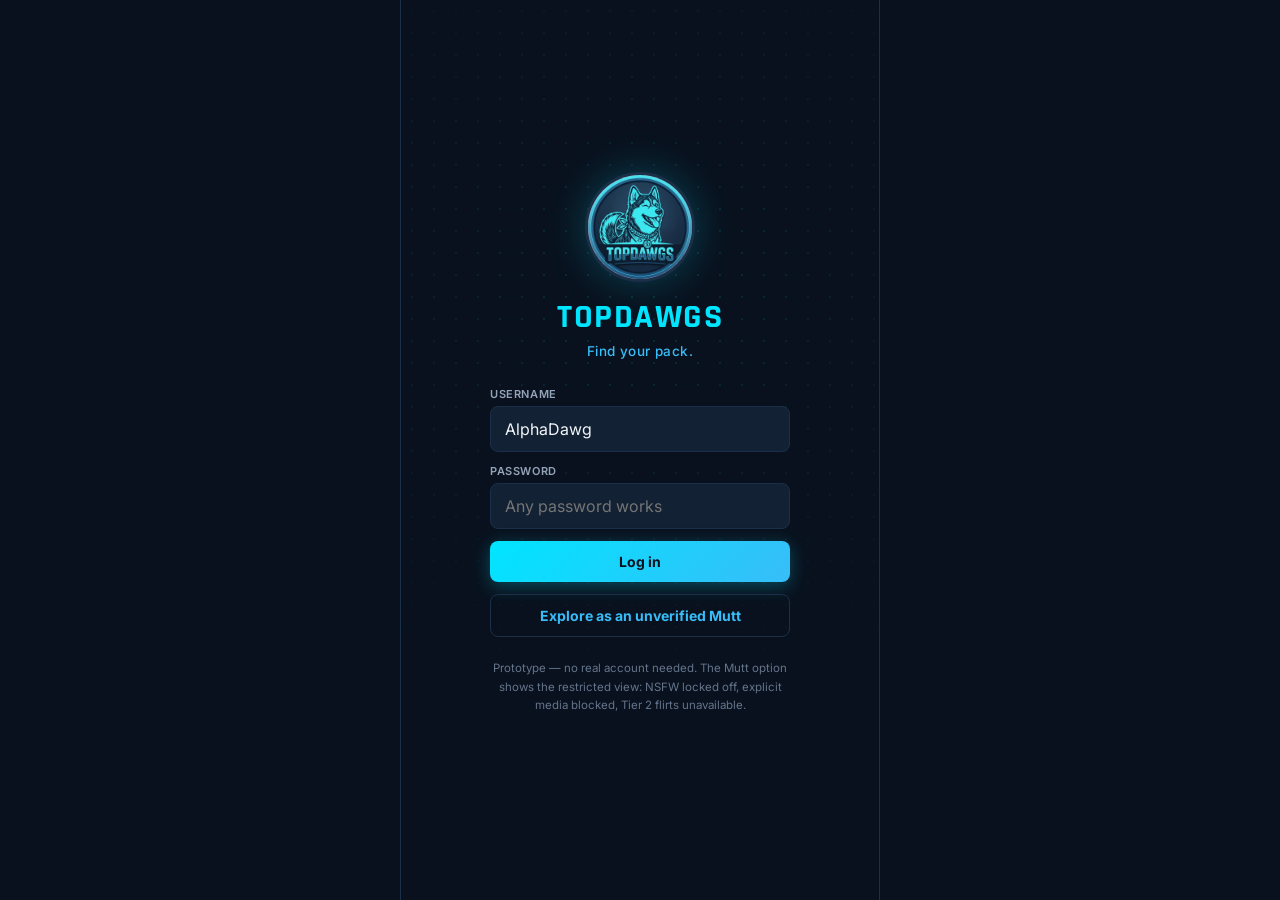
<file: index.html>
<!DOCTYPE html>
<html lang="en">
<head>
<meta charset="UTF-8">
<meta name="viewport" content="width=device-width, initial-scale=1, viewport-fit=cover, maximum-scale=5">
<title>TopDawgs</title>
<meta name="description" content="TopDawgs — find your pack.">

<meta name="theme-color" content="#09111E">
<meta name="color-scheme" content="dark">
<meta name="mobile-web-app-capable" content="yes">
<meta name="apple-mobile-web-app-capable" content="yes">
<meta name="apple-mobile-web-app-status-bar-style" content="black-translucent">
<meta name="apple-mobile-web-app-title" content="TopDawgs">

<link rel="manifest" href="manifest.json">
<link rel="icon" href="assets/icons/favicon-32.png" sizes="32x32">
<link rel="apple-touch-icon" href="assets/icons/apple-touch-icon.png">

<link rel="preconnect" href="https://fonts.googleapis.com">
<link rel="preconnect" href="https://fonts.gstatic.com" crossorigin>
<link rel="stylesheet" href="https://fonts.googleapis.com/css2?family=Rajdhani:wght@500;600;700&family=Inter:wght@400;500;600;700&display=swap">
<link rel="stylesheet" href="css/style.css">
</head>
<body>

<div id="app-root">

  <!-- Shown only if scripts fail, so a crash is never a blank screen. -->
  <div id="boot-error" class="boot-error hidden">
    <h2>TopDawgs couldn't start</h2>
    <p id="boot-error-msg">Something went wrong loading the app.</p>
    <button class="btn btn-primary" onclick="location.reload()">Reload</button>
  </div>

  <noscript>
    <div class="boot-error"><h2>JavaScript is off</h2><p>TopDawgs needs JavaScript to run. Turn it on and reload.</p></div>
  </noscript>

  <!-- ===================== LOGIN ===================== -->
  <div id="login-screen" class="login-screen hidden">
    <div class="login-logo"><img src="assets/logo.webp" alt="" width="104" height="104"></div>
    <h1 class="login-title">TopDawgs</h1>
    <p class="login-tag">Find your pack.</p>

    <div class="login-form">
      <div class="field">
        <label for="login-username">Username</label>
        <input id="login-username" type="text" value="AlphaDawg" autocomplete="username" autocapitalize="none" spellcheck="false">
      </div>
      <div class="field">
        <label for="login-password">Password</label>
        <input id="login-password" type="password" placeholder="Any password works" autocomplete="current-password">
      </div>
      <button class="btn btn-primary btn-block" onclick="doLogin(false)">Log in</button>
      <button class="btn btn-ghost btn-block" onclick="doLogin(true)">Explore as an unverified Mutt</button>
    </div>

    <p class="login-hint">Prototype — no real account needed. The Mutt option shows the restricted view: NSFW locked off, explicit media blocked, Tier&nbsp;2 flirts unavailable.</p>
    <p class="login-install" id="install-hint"></p>
  </div>

  <!-- ===================== APP ===================== -->
  <div id="app-shell" class="app-shell hidden">
    <header id="app-header" class="app-header"></header>
    <main id="app-main" class="app-main"></main>
    <nav id="bottom-nav" class="bottom-nav" aria-label="Sections"></nav>
  </div>

  <div id="toast" role="status" aria-live="polite"></div>
</div>

<script>
  // Catch any load-time failure and surface it instead of a blank page.
  window.addEventListener('error', function (e) {
    var box = document.getElementById('boot-error');
    var shell = document.getElementById('app-shell');
    if (!box || (shell && !shell.classList.contains('hidden'))) return;
    document.getElementById('boot-error-msg').textContent =
      (e.message || 'Unknown error') + (e.filename ? ' — ' + e.filename.split('/').pop() : '');
    box.classList.remove('hidden');
  });
</script>
<script src="js/data.js"></script>
<script src="js/icons.js"></script>
<script src="js/social.js"></script>
<script src="js/app.js"></script>
<script>
  if ('serviceWorker' in navigator) {
    window.addEventListener('load', function () {
      navigator.serviceWorker.register('sw.js').catch(function () { /* offline support is optional */ });
    });
  }
</script>
</body>
</html>
</file>
<file: css/style.css>
/* ============================================================
   TOPDAWGS — STYLESHEET
   Canonical palette (fixed by spec):
     Canvas Dark       #09111E
     Surface Dark      #122133
     Surface Secondary #1B2F48
     Primary Accent    #00E5FF  Electric Cyan
     Secondary Accent  #38BDF8  Sky Blue

   Mobile note: heights use dvh with a vh fallback. Nesting 100vh
   inside 100vh pushed the bottom nav under the mobile browser
   toolbar in the previous build; the shell is now a single
   fixed-height flex column with only the main region scrolling.
   ============================================================ */

:root{
  --canvas:#09111E;
  --surface:#122133;
  --surface-2:#1B2F48;
  --cyan:#00E5FF;
  --sky:#38BDF8;
  --red:#ef4444;
  --red-text:#f87171;
  --amber:#f59e0b;
  --amber-text:#fbbf24;
  --green:#10b981;
  --green-text:#34d399;
  --purple:#a855f7;
  --purple-text:#c084fc;
  --text:#f1f5f9;
  --text-dim:#94a3b8;
  --text-faint:#64748b;

  --font-display:'Rajdhani','Inter',system-ui,sans-serif;
  --font-body:'Inter',system-ui,-apple-system,'Segoe UI',Roboto,sans-serif;

  --r-sm:8px; --r-md:14px; --r-lg:20px;
  --safe-top:env(safe-area-inset-top,0px);
  --safe-bottom:env(safe-area-inset-bottom,0px);
}

*,*::before,*::after{ box-sizing:border-box; }

html,body{
  height:100%;
  margin:0;
  overscroll-behavior:none;
}
body{
  font-family:var(--font-body);
  background:var(--canvas);
  color:var(--text);
  -webkit-font-smoothing:antialiased;
  -webkit-text-size-adjust:100%;
}

h1,h2,h3,h4{ font-family:var(--font-display); margin:0; letter-spacing:.2px; }
p{ margin:0; }
button{ font-family:inherit; color:inherit; }
input,textarea{ font-family:inherit; font-size:16px; } /* 16px stops iOS zoom-on-focus */
::selection{ background:rgba(0,229,255,.3); }

.icon{ display:inline-flex; width:20px; height:20px; flex:none; }
.icon svg{ width:100%; height:100%; display:block; }

.hidden{ display:none !important; }

/* ---------------- App frame ----------------
   One fixed-height column. Only .app-main scrolls. */
#app-root{
  position:relative;
  width:100%;
  max-width:480px;
  margin:0 auto;
  height:100vh;
  height:100dvh;
  display:flex;
  flex-direction:column;
  overflow:hidden;
  background:var(--canvas);
}
@media (min-width:520px){
  #app-root{ border-left:1px solid var(--surface-2); border-right:1px solid var(--surface-2); }
}
.app-shell{
  flex:1;
  min-height:0;
  display:flex;
  flex-direction:column;
  position:relative;
  overflow:hidden;
}

/* ---------------- Boot error ---------------- */
.boot-error{
  margin:auto; padding:28px 24px; text-align:center; max-width:340px;
}
.boot-error h2{ color:var(--cyan); font-size:20px; margin-bottom:8px; }
.boot-error p{ color:var(--text-dim); font-size:13.5px; line-height:1.6; margin-bottom:16px; word-break:break-word; }

/* ---------------- Login ---------------- */
.login-screen{
  flex:1; min-height:0; overflow-y:auto; -webkit-overflow-scrolling:touch;
  display:flex; flex-direction:column; align-items:center; justify-content:center;
  text-align:center; position:relative;
  padding:calc(28px + var(--safe-top)) 26px calc(28px + var(--safe-bottom));
}
.login-screen::before{
  content:''; position:absolute; inset:0; pointer-events:none;
  background-image:radial-gradient(rgba(0,229,255,.13) 1px, transparent 1px);
  background-size:22px 22px;
  -webkit-mask-image:radial-gradient(circle at 50% 32%, #000, transparent 70%);
  mask-image:radial-gradient(circle at 50% 32%, #000, transparent 70%);
}
.login-logo{ width:104px; height:104px; border-radius:50%; margin-bottom:16px; position:relative;
  box-shadow:0 0 0 3px var(--surface-2), 0 0 44px rgba(0,229,255,.28); }
.login-logo img{ width:100%; height:100%; border-radius:50%; display:block; }
.login-title{ font-size:34px; font-weight:700; color:var(--cyan); letter-spacing:1.5px; text-transform:uppercase; }
.login-tag{ color:var(--sky); font-size:13.5px; margin-top:4px; font-weight:500; letter-spacing:.4px; }
.login-form{ width:100%; max-width:300px; margin-top:28px; display:flex; flex-direction:column; gap:12px; position:relative; }
.login-hint{ margin-top:22px; font-size:11.5px; color:var(--text-faint); max-width:300px; line-height:1.6; }
.login-install{ margin-top:10px; font-size:11.5px; color:var(--sky); max-width:300px; line-height:1.6; }

.field{ text-align:left; }
.field label{ display:block; font-size:11px; font-weight:600; color:var(--text-dim);
  text-transform:uppercase; letter-spacing:.6px; margin-bottom:5px; }
.field input{
  width:100%; background:var(--surface); border:1px solid var(--surface-2); border-radius:var(--r-sm);
  padding:12px 14px; color:var(--text); outline:none; transition:border-color .15s, box-shadow .15s;
}
.field input:focus{ border-color:var(--cyan); box-shadow:0 0 0 3px rgba(0,229,255,.15); }

/* ---------------- Buttons ---------------- */
.btn{
  border:none; border-radius:var(--r-sm); padding:12px 18px; font-weight:700; font-size:14px;
  cursor:pointer; display:inline-flex; align-items:center; justify-content:center; gap:8px;
  transition:transform .12s, box-shadow .12s, opacity .12s;
  -webkit-tap-highlight-color:transparent;
}
.btn:active{ transform:scale(.97); }
.btn .icon{ width:17px; height:17px; }
.btn-primary{ background:linear-gradient(135deg,var(--cyan),var(--sky)); color:var(--canvas); box-shadow:0 4px 18px rgba(0,229,255,.28); }
.btn-ghost{ background:transparent; color:var(--sky); border:1px solid var(--surface-2); }
.btn-danger{ background:rgba(239,68,68,.15); color:var(--red-text); border:1px solid rgba(239,68,68,.4); }
.btn-amber{ background:var(--amber); color:var(--canvas); }
.btn-block{ width:100%; }
.btn-sm{ padding:8px 13px; font-size:12.5px; }
.btn:disabled{ opacity:.45; cursor:not-allowed; }

/* ---------------- Header ---------------- */
.app-header{
  flex:none;
  display:flex; align-items:center; justify-content:space-between; gap:8px;
  padding:calc(10px + var(--safe-top)) 12px 10px;
  background:var(--surface);
  border-bottom:1px solid var(--surface-2);
  position:relative; z-index:40;
}
.header-left,.header-right{ display:flex; align-items:center; gap:8px; min-width:0; }
.avatar-btn{
  width:34px; height:34px; border-radius:50%; border:none; padding:2px; flex:none; cursor:pointer;
  background:conic-gradient(from 200deg,var(--red),var(--amber),var(--green-text),var(--purple));
  display:flex; align-items:center; justify-content:center;
}
.avatar-btn .avatar-inner{
  width:100%; height:100%; border-radius:50%; background:var(--surface);
  display:flex; align-items:center; justify-content:center; color:var(--cyan);
}
.avatar-btn .avatar-inner .icon{ width:17px; height:17px; }
.header-icon-btn{
  background:none; border:none; color:var(--sky); cursor:pointer; position:relative;
  padding:7px; border-radius:9px; display:flex; -webkit-tap-highlight-color:transparent;
}
.header-icon-btn:hover{ color:var(--cyan); background:rgba(0,229,255,.08); }
.header-icon-btn .icon{ width:21px; height:21px; }
.plus-btn{
  width:28px; height:28px; border-radius:50%; background:var(--cyan); color:var(--canvas);
  border:none; display:flex; align-items:center; justify-content:center; cursor:pointer; flex:none;
}
.plus-btn .icon{ width:16px; height:16px; }

.pill{
  display:inline-flex; align-items:center; gap:6px; max-width:46vw;
  background:rgba(0,229,255,.1); color:var(--cyan); border:1px solid rgba(0,229,255,.3);
  border-radius:999px; padding:7px 12px; font-size:12.5px; font-weight:700;
  cursor:pointer; white-space:nowrap; user-select:none; overflow:hidden; text-overflow:ellipsis;
}
.pill .icon{ width:14px; height:14px; }
.pill .chev{ width:12px; height:12px; }
.pill-count{ background:rgba(0,229,255,.22); border-radius:999px; padding:0 6px; font-size:10.5px; }

.badge-count{
  position:absolute; top:0; right:0; min-width:16px; height:16px; padding:0 4px;
  background:var(--red); color:#fff; border-radius:999px; font-size:9.5px; font-weight:800;
  display:flex; align-items:center; justify-content:center; border:2px solid var(--surface);
}
.dot-red{ width:7px; height:7px; border-radius:50%; background:var(--red); box-shadow:0 0 6px var(--red); display:inline-block; flex:none; }
.badge-dot{ position:absolute; top:3px; right:4px; }

/* ---------------- Bottom nav (icons only, no labels) ---------------- */
.bottom-nav{
  flex:none;
  display:flex; justify-content:space-around; align-items:center;
  padding:6px 4px calc(6px + var(--safe-bottom));
  background:var(--surface); border-top:1px solid var(--surface-2);
  position:relative; z-index:40;
}
.nav-item{
  background:none; border:none; cursor:pointer; position:relative;
  color:var(--sky); opacity:.55;
  display:flex; align-items:center; justify-content:center;
  width:56px; height:48px; border-radius:14px;
  transition:opacity .15s, color .15s, background .15s;
  -webkit-tap-highlight-color:transparent;
}
.nav-item .icon{ width:26px; height:26px; }
.nav-item.active{ color:var(--cyan); opacity:1; background:rgba(0,229,255,.09); }
.nav-item.active::after{
  content:''; position:absolute; bottom:2px; left:50%; transform:translateX(-50%);
  width:20px; height:3px; border-radius:3px; background:var(--cyan); box-shadow:0 0 8px var(--cyan);
}
.nav-item .nav-dot{ position:absolute; top:6px; right:12px; }

/* ---------------- Main scroll region ---------------- */
.app-main{
  flex:1; min-height:0;
  overflow-y:auto; -webkit-overflow-scrolling:touch;
  padding:12px 12px 20px;
  display:flex; flex-direction:column; gap:10px;
  scrollbar-width:thin;
}
.app-main::-webkit-scrollbar{ width:6px; }
.app-main::-webkit-scrollbar-thumb{ background:var(--surface-2); border-radius:4px; }

.stack{ display:flex; flex-direction:column; gap:10px; }
.eyebrow{ font-family:var(--font-display); font-size:11px; letter-spacing:1.5px;
  text-transform:uppercase; color:var(--text-faint); font-weight:700; }
.section-title{ font-size:17px; font-weight:700; }
.row-title{ font-weight:700; font-size:14px; display:flex; align-items:center; gap:6px; }
.row-title .icon{ width:16px; height:16px; color:var(--sky); }
.row-sub{ font-size:11.5px; color:var(--text-faint); margin-top:2px; }
.muted-note{ font-size:12px; color:var(--text-dim); line-height:1.55; }

/* ---------------- Cards ---------------- */
.card{ background:var(--surface); border:1px solid var(--surface-2); border-radius:var(--r-md); padding:13px; position:relative; }
.card-highlight{ border-color:var(--cyan); box-shadow:0 0 0 1px rgba(0,229,255,.15), 0 0 20px rgba(0,229,255,.1); }
.card-row{ display:flex; justify-content:space-between; align-items:center; gap:8px; }
.tappable{ cursor:pointer; transition:border-color .12s, transform .1s; -webkit-tap-highlight-color:transparent; }
.tappable:active{ transform:scale(.995); }
.tappable:hover{ border-color:rgba(0,229,255,.35); }

.badge{ display:inline-flex; align-items:center; gap:4px; padding:3px 8px; border-radius:999px; font-size:11px; font-weight:700; }
.badge .icon{ width:12px; height:12px; }
.badge-cyan{ background:rgba(0,229,255,.14); color:var(--cyan); border:1px solid rgba(0,229,255,.3); }
.badge-red{ background:rgba(239,68,68,.14); color:var(--red-text); border:1px solid rgba(239,68,68,.3); }
.badge-green{ background:rgba(16,185,129,.14); color:var(--green-text); border:1px solid rgba(16,185,129,.3); }
.badge-amber{ background:rgba(245,158,11,.14); color:var(--amber-text); border:1px solid rgba(245,158,11,.3); }
.badge-purple{ background:rgba(168,85,247,.14); color:var(--purple-text); border:1px solid rgba(168,85,247,.3); }

.mini-avatar{
  width:38px; height:38px; border-radius:50%; background:var(--surface-2);
  display:flex; align-items:center; justify-content:center; color:var(--sky);
  position:relative; flex:none; font-family:var(--font-display); font-weight:700; font-size:15px;
}
.mini-avatar .icon{ width:19px; height:19px; }
.mini-avatar.sm{ width:30px; height:30px; font-size:13px; }
.mini-avatar .integrity-emblem{ position:absolute; left:-2px; bottom:-2px; width:11px; height:11px;
  border-radius:50%; border:2px solid var(--surface); }
.online-dot{ position:absolute; right:-1px; bottom:-1px; width:11px; height:11px; border-radius:50%;
  background:var(--green); border:2px solid var(--surface); }

/* ---------------- Feed / posts ---------------- */
.composer{ display:flex; gap:10px; align-items:flex-start; }
.composer textarea{
  flex:1; background:var(--canvas); border:1px solid var(--surface-2); border-radius:12px;
  color:var(--text); padding:10px 12px; resize:none; outline:none; min-height:44px; line-height:1.5;
}
.composer textarea:focus{ border-color:var(--cyan); }
.composer-actions{ display:flex; justify-content:space-between; align-items:center; margin-top:10px; gap:8px; }
.composer-tools{ display:flex; gap:2px; }
.char-count{ font-size:11px; color:var(--text-faint); }
.char-count.over{ color:var(--red-text); font-weight:700; }

.post-head{ display:flex; align-items:center; gap:10px; margin-bottom:9px; }
.post-head .who{ min-width:0; flex:1; }
.post-name{ display:flex; align-items:center; gap:6px; font-weight:700; font-size:13.5px; }
.post-meta{ font-size:11px; color:var(--text-faint); margin-top:1px; }
.post-body{ font-size:14px; line-height:1.55; color:var(--text); white-space:pre-wrap; word-break:break-word; }
.post-image{ width:100%; border-radius:12px; margin-top:10px; display:block; border:1px solid var(--surface-2); }
.post-stats{ display:flex; gap:12px; margin-top:10px; font-size:11.5px; color:var(--text-faint); }
.post-actions{
  display:flex; justify-content:space-between; align-items:center;
  margin-top:8px; padding-top:8px; border-top:1px solid var(--surface-2);
}
.act-btn{
  background:none; border:none; cursor:pointer; color:var(--text-faint);
  display:inline-flex; align-items:center; gap:6px; font-size:12px; font-weight:700;
  padding:7px 9px; border-radius:9px; -webkit-tap-highlight-color:transparent;
}
.act-btn .icon{ width:17px; height:17px; }
.act-btn:hover{ background:rgba(255,255,255,.04); color:var(--sky); }
.act-btn.liked{ color:var(--red-text); }
.act-btn.saved{ color:var(--cyan); }
.act-btn.liked .icon{ animation:pop .28s ease; }
@keyframes pop{ 0%{transform:scale(1)} 45%{transform:scale(1.35)} 100%{transform:scale(1)} }

.tag-link{ color:var(--cyan); font-weight:600; cursor:pointer; }
.mention-link{ color:var(--sky); font-weight:600; cursor:pointer; }

.feed-tabs{ display:flex; gap:6px; }
.feed-tab{
  flex:1; text-align:center; padding:9px 4px; border-radius:10px; cursor:pointer;
  background:var(--surface); border:1px solid var(--surface-2);
  font-size:12.5px; font-weight:700; color:var(--text-dim);
}
.feed-tab.active{ background:rgba(0,229,255,.12); border-color:var(--cyan); color:var(--cyan); }

/* ---------------- Comments ---------------- */
.comment-sheet{ display:flex; flex-direction:column; gap:12px; }
.comment{ display:flex; gap:9px; }
.comment-body{ flex:1; min-width:0; }
.comment-bubble{ background:var(--canvas); border:1px solid var(--surface-2); border-radius:12px; padding:9px 11px; }
.comment-name{ font-size:12.5px; font-weight:700; display:flex; align-items:center; gap:6px; }
.comment-text{ font-size:13px; line-height:1.5; margin-top:3px; word-break:break-word; white-space:pre-wrap; }
.comment-tools{ display:flex; gap:14px; margin:5px 0 0 4px; font-size:11px; color:var(--text-faint); }
.comment-tools button{ background:none; border:none; padding:0; cursor:pointer; color:inherit; font-size:11px; font-weight:700; }
.comment-tools button:hover{ color:var(--sky); }
.comment-tools button.liked{ color:var(--red-text); }
.replies{ margin-top:10px; padding-left:16px; border-left:2px solid var(--surface-2); display:flex; flex-direction:column; gap:10px; }
.reply-context{ display:flex; align-items:center; justify-content:space-between; gap:8px;
  background:rgba(0,229,255,.07); border:1px solid rgba(0,229,255,.2);
  padding:7px 11px; border-radius:9px; font-size:11.5px; color:var(--sky); }
.reply-context button{ background:none; border:none; color:var(--text-faint); cursor:pointer; display:flex; }

/* ---------------- Map ---------------- */
.map-wrap{
  position:relative; height:min(52vh,400px); border-radius:var(--r-md); overflow:hidden;
  border:1px solid var(--surface-2); background-color:var(--canvas);
  background-image:radial-gradient(var(--surface-2) 1px, transparent 1px); background-size:16px 16px;
}
.map-wrap.hookup{ background-color:#140a1e; background-image:radial-gradient(rgba(168,85,247,.35) 1px, transparent 1px); }
.map-radius{
  position:absolute; left:50%; top:50%; transform:translate(-50%,-50%); border-radius:50%;
  border:1px dashed rgba(0,229,255,.25); background:radial-gradient(rgba(0,229,255,.07), transparent 70%);
  pointer-events:none;
}
.map-wrap.hookup .map-radius{ border-color:rgba(168,85,247,.3); background:radial-gradient(rgba(168,85,247,.09), transparent 70%); }
.map-pin{ position:absolute; transform:translate(-50%,-100%); display:flex; flex-direction:column;
  align-items:center; cursor:pointer; -webkit-tap-highlight-color:transparent; }
.map-pin .pin-avatar{
  width:36px; height:36px; border-radius:50%; background:var(--surface); border:2px solid var(--sky);
  display:flex; align-items:center; justify-content:center; color:var(--text); position:relative;
}
.map-pin .pin-avatar .icon{ width:18px; height:18px; }
.map-pin.hookup .pin-avatar{ border-color:var(--purple); background:#1b0f29; color:var(--purple-text); }
.map-pin.me .pin-avatar{ border-color:var(--cyan); background:rgba(0,229,255,.12); color:var(--cyan); }
.integrity-emblem{ position:absolute; left:-3px; bottom:-3px; width:12px; height:12px; border-radius:50%; border:2px solid var(--canvas); }
.map-pin .pin-label{ margin-top:3px; font-size:9.5px; font-weight:700; color:var(--text);
  background:rgba(9,17,30,.8); padding:1px 6px; border-radius:6px; white-space:nowrap; }
.dm-bubble{
  position:absolute; top:-9px; right:-11px; background:var(--cyan); color:var(--canvas);
  border-radius:10px; padding:1px 5px; font-size:9.5px; font-weight:800;
  display:flex; align-items:center; gap:2px; box-shadow:0 0 6px rgba(0,229,255,.6);
}
.dm-bubble .icon{ width:9px; height:9px; }
.map-static-pin{
  position:absolute; transform:translate(-50%,-50%); display:flex; align-items:center; gap:4px;
  background:rgba(9,17,30,.88); border:1px solid var(--surface-2); color:var(--amber-text);
  padding:4px 8px; border-radius:8px; font-size:10.5px; font-weight:700; white-space:nowrap;
}
.map-static-pin .icon{ width:13px; height:13px; }
.map-empty{ position:absolute; inset:0; display:flex; flex-direction:column; align-items:center;
  justify-content:center; gap:10px; text-align:center; padding:24px; color:var(--text-faint); font-size:12.5px; }
.map-empty .icon{ width:28px; height:28px; color:var(--surface-2); }
.legend-line{ display:flex; align-items:center; gap:7px; font-size:12.5px; color:var(--sky); font-weight:600; }
.legend-line.purple{ color:var(--purple-text); }
.legend-line .icon{ width:15px; height:15px; }
.map-legend p{ font-size:12px; color:var(--text-dim); line-height:1.55; margin-top:7px; }

/* ---------------- Dropdown ---------------- */
.dropdown-panel{
  position:absolute; top:8px; right:10px; z-index:60; width:250px; max-height:70vh; overflow-y:auto;
  background:var(--surface); border:1px solid var(--surface-2); border-radius:var(--r-md);
  padding:10px; box-shadow:0 16px 44px rgba(0,0,0,.55);
}
.dropdown-panel.left{ right:auto; left:10px; }
.dropdown-title{ font-size:11px; text-transform:uppercase; letter-spacing:.6px;
  color:var(--text-faint); font-weight:700; padding:3px 6px 8px; }
.dropdown-hint{ font-size:10.5px; color:var(--text-faint); padding:8px 6px 2px;
  border-top:1px solid var(--surface-2); margin-top:6px; }
.check-row{ display:flex; align-items:center; gap:10px; padding:9px 6px; border-radius:8px; cursor:pointer; font-size:13.5px; }
.check-row:hover{ background:rgba(255,255,255,.03); }
.check-row.active{ background:rgba(0,229,255,.09); color:var(--cyan); }
.checkbox{
  width:19px; height:19px; border-radius:5px; border:2px solid var(--surface-2);
  display:flex; align-items:center; justify-content:center; color:var(--canvas); flex:none; cursor:pointer;
}
.checkbox .icon{ width:12px; height:12px; opacity:0; }
.checkbox.checked{ background:var(--cyan); border-color:var(--cyan); }
.checkbox.checked .icon{ opacity:1; }
.menu-links{ display:flex; gap:16px; padding:2px 6px 10px; font-size:12.5px; font-weight:700; }
.menu-links span{ color:var(--sky); cursor:pointer; }

.toggle-row{ display:flex; align-items:center; justify-content:space-between; gap:10px;
  padding:9px 4px; border-bottom:1px solid var(--surface-2); }
.toggle-row:last-child{ border-bottom:none; }
.toggle-row .label{ font-size:13px; }
.toggle-row .label small{ display:block; color:var(--text-faint); font-size:10.5px; margin-top:1px; }
.switch{ width:42px; height:24px; border-radius:999px; background:var(--surface-2);
  position:relative; cursor:pointer; flex:none; transition:background .15s; }
.switch.on{ background:linear-gradient(90deg,var(--cyan),var(--sky)); }
.switch .knob{ position:absolute; top:2px; left:2px; width:20px; height:20px; border-radius:50%;
  background:#fff; transition:left .15s; box-shadow:0 1px 3px rgba(0,0,0,.4); }
.switch.on .knob{ left:20px; }
.switch.locked{ opacity:.4; cursor:not-allowed; }
.slider-wrap{ padding:6px 4px 4px; }
input[type=range]{ width:100%; accent-color:var(--cyan); }
.slider-value{ font-size:12px; color:var(--sky); font-weight:700; margin-top:3px; }

/* ---------------- Search ---------------- */
.search-bar{ display:flex; align-items:center; gap:9px; background:var(--surface);
  border:1px solid var(--surface-2); border-radius:999px; padding:9px 14px; }
.search-bar .icon{ width:18px; height:18px; color:var(--text-faint); }
.search-bar input{ flex:1; background:none; border:none; outline:none; color:var(--text); }
.tag-chip{ display:inline-flex; align-items:center; gap:5px; background:rgba(0,229,255,.1);
  border:1px solid rgba(0,229,255,.28); color:var(--cyan); border-radius:999px;
  padding:7px 12px; font-size:12.5px; font-weight:700; cursor:pointer; }
.tag-chip .icon{ width:13px; height:13px; }
.chip-wrap{ display:flex; flex-wrap:wrap; gap:8px; }

/* ---------------- Messaging ---------------- */
.dm-header{ display:flex; align-items:center; justify-content:space-between; gap:8px;
  padding-bottom:9px; border-bottom:1px solid var(--surface-2); }
.headspace-chip{ display:flex; align-items:center; gap:8px; font-size:12.5px; font-weight:600; min-width:0; }
.headspace-chip.angel{ color:var(--green-text); }
.headspace-chip.devil{ color:var(--purple-text); }
.headspace-chip .icon{ width:24px; height:24px; }
.thread{ flex:1; min-height:0; overflow-y:auto; display:flex; flex-direction:column; gap:7px; padding:4px 2px; }
.bubble{ padding:9px 12px; border-radius:15px; max-width:80%; font-size:14px; line-height:1.45; word-break:break-word; }
.bubble-them{ background:var(--surface); border:1px solid var(--surface-2); align-self:flex-start; border-bottom-left-radius:5px; }
.bubble-me{ background:rgba(0,229,255,.14); border:1px solid rgba(0,229,255,.3); align-self:flex-end; border-bottom-right-radius:5px; }
.bubble-meta{ display:flex; align-items:center; gap:5px; justify-content:flex-end;
  font-size:10px; color:var(--text-faint); margin-top:3px; }
.bubble-meta .icon{ width:13px; height:13px; }
.bubble-meta .read{ color:var(--cyan); }
.msg-wrap{ display:flex; flex-direction:column; max-width:100%; }
.msg-wrap.me{ align-items:flex-end; }
.msg-wrap.them{ align-items:flex-start; }
.day-divider{ text-align:center; font-size:10.5px; color:var(--text-faint); margin:6px 0; }
.typing{ display:flex; gap:4px; align-items:center; align-self:flex-start;
  background:var(--surface); border:1px solid var(--surface-2); padding:11px 14px; border-radius:15px; }
.typing span{ width:6px; height:6px; border-radius:50%; background:var(--text-faint); animation:blink 1.2s infinite; }
.typing span:nth-child(2){ animation-delay:.2s }
.typing span:nth-child(3){ animation-delay:.4s }
@keyframes blink{ 0%,60%,100%{ opacity:.25 } 30%{ opacity:1 } }

.chat-input-bar{
  flex:none; display:flex; align-items:center; gap:6px; background:var(--surface);
  border:1px solid var(--surface-2); border-radius:22px; padding:6px 6px 6px 12px;
}
.chat-input-bar input{ flex:1; background:none; border:none; outline:none; color:var(--text); min-width:0; }
.chat-input-bar input::placeholder{ color:var(--text-faint); }
.chat-input-bar button{ background:none; border:none; color:var(--cyan); cursor:pointer;
  display:flex; padding:7px; border-radius:50%; -webkit-tap-highlight-color:transparent; }
.chat-input-bar button:disabled{ color:var(--text-faint); cursor:not-allowed; }
.chat-line{ display:flex; align-items:flex-start; gap:8px; }
.chat-line .who{ flex:1; min-width:0; }
.cooldown-banner{ display:flex; align-items:center; gap:8px; background:rgba(239,68,68,.13);
  border:1px solid rgba(239,68,68,.35); color:var(--red-text);
  padding:9px 12px; border-radius:10px; font-size:12.5px; font-weight:700; }
.cooldown-banner .icon{ width:15px; height:15px; }

/* Conversation + chat screens fill the scroll region and pin the composer. */
.fill-column{ flex:1; min-height:0; display:flex; flex-direction:column; gap:9px; }

.notice{ display:flex; align-items:flex-start; gap:9px; background:rgba(0,229,255,.06);
  border:1px solid rgba(0,229,255,.2); color:var(--text-dim);
  padding:9px 12px; border-radius:10px; font-size:11.5px; line-height:1.5; }
.notice .icon{ width:15px; height:15px; color:var(--cyan); flex:none; margin-top:1px; }
.notice.subtle{ background:rgba(255,255,255,.02); border-color:var(--surface-2); }

/* ---------------- Profile ---------------- */
.profile-header{ display:flex; flex-direction:column; align-items:center; gap:6px; text-align:center; padding-top:4px; }
.profile-avatar{
  width:84px; height:84px; border-radius:50%; display:flex; align-items:center; justify-content:center;
  font-family:var(--font-display); font-size:30px; font-weight:700;
  border:3px solid var(--sky); background:var(--surface); color:var(--sky);
}
.profile-avatar.nsfw{ border-color:var(--purple); color:var(--purple-text); background:#1b0f29; }
.profile-handle{ font-weight:700; font-size:18px; color:var(--sky); }
.profile-handle.nsfw{ color:var(--purple-text); }
.profile-rank{ font-size:11px; color:var(--text-faint); text-transform:uppercase; letter-spacing:.6px; }
.follow-stats{ display:flex; gap:22px; margin-top:4px; }
.follow-stat{ text-align:center; cursor:pointer; }
.follow-stat b{ display:block; font-size:16px; font-family:var(--font-display); }
.follow-stat span{ font-size:10.5px; color:var(--text-faint); text-transform:uppercase; letter-spacing:.5px; }

.integrity-track{ width:170px; height:6px; background:#000; border-radius:4px; position:relative; margin:8px 0 2px; }
.integrity-fill{ position:absolute; inset:0; border-radius:4px;
  background:linear-gradient(90deg,var(--red),var(--amber),#facc15,var(--green-text),var(--purple)); }
.integrity-star{ position:absolute; top:50%; transform:translate(-50%,-50%); }
.integrity-star .icon{ width:16px; height:16px; filter:drop-shadow(0 0 5px currentColor); }
.integrity-star.sparkle .icon{ animation:sparklePulse 1.7s ease-in-out infinite; }
@keyframes sparklePulse{ 0%,100%{ filter:drop-shadow(0 0 4px currentColor); transform:scale(1) }
  50%{ filter:drop-shadow(0 0 12px currentColor); transform:scale(1.2) } }
.integrity-parts{ font-size:10.5px; color:var(--text-faint); }

.action-bar{ display:flex; gap:7px; justify-content:center; flex-wrap:wrap; }
.action-chip{ display:inline-flex; align-items:center; gap:6px; padding:8px 12px; border-radius:999px;
  font-size:12.5px; font-weight:700; cursor:pointer; background:none; border:1px solid; }
.action-chip .icon{ width:15px; height:15px; }
.action-chip.cyan{ color:var(--cyan); border-color:rgba(0,229,255,.35); }
.action-chip.purple{ color:var(--purple-text); border-color:rgba(168,85,247,.35); }
.action-chip.amber{ color:var(--amber-text); border-color:rgba(245,158,11,.35); }
.action-chip.red{ color:var(--red-text); border-color:rgba(239,68,68,.35); }
.action-chip.filled{ background:linear-gradient(135deg,var(--cyan),var(--sky)); color:var(--canvas); border-color:transparent; }

.stats-grid{ display:grid; grid-template-columns:repeat(2,1fr); gap:8px; }
.stat-box{ background:var(--canvas); border:1px solid var(--surface-2); border-radius:10px; padding:8px 10px; }
.stat-box .k{ font-size:10px; color:var(--text-faint); text-transform:uppercase; letter-spacing:.5px; }
.stat-box .v{ font-size:14px; font-weight:700; margin-top:2px; }
.bio-text{ font-size:13.5px; color:var(--text-dim); margin-top:7px; line-height:1.55; outline:none; word-break:break-word; }
.bio-text[contenteditable]:focus{ color:var(--text); border-bottom:1px solid var(--cyan); }
.nsfw-card{ border-color:rgba(168,85,247,.35); }
.health-line{ display:flex; align-items:center; gap:7px; font-size:12.5px; color:var(--text-faint); }
.health-line .icon{ width:15px; height:15px; }
.health-line.ok{ color:var(--green-text); }
.health-line.stale{ color:var(--amber-text); }
.health-line.amber{ color:var(--amber-text); }

.gallery-grid{ display:grid; grid-template-columns:repeat(3,1fr); gap:8px; }
.gallery-thumb{ aspect-ratio:1; border-radius:10px; overflow:hidden; position:relative; cursor:pointer;
  border:1px solid var(--surface-2); background:var(--canvas); display:flex; align-items:center; justify-content:center; }
.gallery-thumb img{ width:100%; height:100%; object-fit:cover; display:block; }
.gallery-thumb.blurred img{ filter:blur(12px) saturate(.6); }
.gallery-thumb .lock-overlay{ position:absolute; inset:0; display:flex; align-items:center;
  justify-content:center; color:var(--purple-text); background:rgba(9,17,30,.45); }
.gallery-thumb .lock-overlay .icon{ width:22px; height:22px; }
.add-image-btn{ aspect-ratio:1; border-radius:10px; border:1.5px dashed var(--surface-2);
  display:flex; flex-direction:column; align-items:center; justify-content:center; gap:5px;
  color:var(--sky); cursor:pointer; font-size:10px; font-weight:700; background:none; }
.add-image-btn .icon{ width:21px; height:21px; }
.profile-tabs{ display:flex; gap:6px; }

/* ---------------- Notifications page ---------------- */
.notif-row{ display:flex; gap:10px; align-items:flex-start; padding:11px; border-radius:12px;
  background:var(--surface); border:1px solid var(--surface-2); cursor:pointer; }
.notif-row.unread{ border-color:rgba(0,229,255,.35); background:rgba(0,229,255,.05); }
.notif-text{ flex:1; min-width:0; font-size:13px; line-height:1.45; }
.notif-time{ font-size:10.5px; color:var(--text-faint); margin-top:3px; }

/* ---------------- Lists, meters, checklist ---------------- */
.list-row{ display:flex; align-items:center; justify-content:space-between; gap:10px;
  padding:11px 2px; border-bottom:1px solid var(--surface-2); font-size:13.5px; }
.list-row:last-child{ border-bottom:none; }
.settings-link{ display:flex; align-items:center; gap:11px; padding:13px 2px;
  border-bottom:1px solid var(--surface-2); cursor:pointer; font-size:14px; }
.settings-link:last-of-type{ border-bottom:none; }
.settings-link .icon{ color:var(--sky); width:19px; height:19px; }
.progress-bar-track{ height:10px; border-radius:6px; background:var(--surface-2); overflow:hidden; }
.progress-bar-fill{ height:100%; border-radius:6px; background:linear-gradient(90deg,var(--cyan),var(--sky)); transition:width .3s; }
.checklist-item{ display:flex; align-items:flex-start; gap:11px; padding:12px;
  background:var(--surface); border:1px solid var(--surface-2); border-radius:12px; }
.checklist-item.urgent{ border-color:rgba(239,68,68,.4); background:rgba(239,68,68,.06); }
.check-text{ font-size:13.5px; font-weight:600; }
.check-text.done{ text-decoration:line-through; color:var(--text-faint); }
.secret-card{ display:flex; align-items:center; justify-content:space-between; gap:10px; padding:12px;
  background:var(--surface); border:1px solid var(--surface-2); border-radius:12px; }
.secret-card .icon{ color:var(--purple-text); }

/* ---------------- Modals ---------------- */
.modal-backdrop{ position:fixed; inset:0; background:rgba(3,6,12,.72); z-index:100;
  display:flex; align-items:flex-end; justify-content:center; }
@media (min-width:520px){ .modal-backdrop{ align-items:center; } }
.modal-sheet{
  width:100%; max-width:460px; background:var(--surface); border:1px solid var(--surface-2);
  border-radius:20px 20px 0 0; padding:18px 18px calc(18px + var(--safe-bottom));
  max-height:88vh; max-height:88dvh; overflow-y:auto; animation:sheetUp .18s ease;
}
@media (min-width:520px){ .modal-sheet{ border-radius:20px; padding-bottom:18px; } }
@keyframes sheetUp{ from{ transform:translateY(22px); opacity:0 } to{ transform:translateY(0); opacity:1 } }
.modal-header{ display:flex; justify-content:space-between; align-items:center; gap:10px; margin-bottom:12px; }
.modal-header h3{ font-size:17px; }
.modal-close{ background:none; border:none; color:var(--text-dim); cursor:pointer; display:flex; padding:4px; }
.modal-copy{ font-size:13px; color:var(--text-dim); line-height:1.6; }
.modal-footer-actions{ display:flex; gap:9px; margin-top:16px; border-top:1px solid var(--surface-2); padding-top:15px; }
.modal-footer-actions .btn{ flex:1; }
.text-area{ width:100%; background:var(--canvas); border:1px solid var(--surface-2); border-radius:10px;
  color:var(--text); padding:11px; font-family:inherit; resize:vertical; outline:none; line-height:1.5; }
.text-area:focus{ border-color:var(--cyan); }
.seg-tabs{ display:flex; gap:6px; }
.seg-tab{ flex:1; text-align:center; padding:9px 4px; border-radius:10px; cursor:pointer;
  background:var(--canvas); border:1px solid var(--surface-2);
  font-size:12.5px; font-weight:700; color:var(--text-dim); }
.seg-tab.active{ background:rgba(0,229,255,.12); border-color:var(--cyan); color:var(--cyan); }

.points-row{ display:flex; gap:8px; }
.points-card{ flex:1; background:var(--canvas); border:1px solid var(--surface-2); border-radius:12px; padding:10px 12px; }
.points-card .k{ font-size:9.5px; color:var(--text-faint); text-transform:uppercase; letter-spacing:.5px; }
.points-card .v{ font-size:19px; font-weight:800; color:var(--cyan); font-family:var(--font-display); }
.shop-item{ display:flex; justify-content:space-between; align-items:center; gap:10px; padding:12px;
  background:var(--canvas); border:1px solid var(--surface-2); border-radius:12px; }
.shop-item .name{ font-size:13.5px; font-weight:600; }
.shop-item .price{ font-size:12.5px; color:var(--cyan); font-weight:700; white-space:nowrap; }

.mode-switch-row{ display:flex; justify-content:space-between; align-items:center;
  background:var(--canvas); border:1px solid var(--surface-2); border-radius:12px; padding:11px 13px; margin-bottom:14px; }
.mode-label{ font-weight:800; font-size:12.5px; letter-spacing:.3px; }
.mode-label.pause{ color:var(--amber-text); }
.mode-label.block{ color:var(--red-text); }
.pause-slider{ width:100%; accent-color:var(--amber); }
.pause-days{ text-align:center; font-size:13px; font-weight:700; color:var(--amber-text); margin:9px 0 12px; }
.slide-track{ background:var(--canvas); border:1.5px solid var(--red); border-radius:999px;
  padding:3px; position:relative; height:46px; display:flex; align-items:center; overflow:hidden; user-select:none; }
.slide-track.yellow{ border-color:var(--amber); }
.slide-thumb{ width:38px; height:38px; border-radius:50%; background:var(--red); color:#fff;
  display:flex; align-items:center; justify-content:center; font-weight:800; font-size:12px;
  cursor:grab; position:relative; z-index:2; touch-action:none; }
.slide-thumb .icon{ width:18px; height:18px; }
.slide-thumb.yellow{ background:var(--amber); color:var(--canvas); }
.slide-label{ position:absolute; left:0; right:0; text-align:center; font-size:11.5px;
  font-weight:800; color:var(--red-text); letter-spacing:.3px; }
.slide-label.yellow{ color:var(--amber-text); }

.flirt-tier-label{ font-size:12px; font-weight:700; color:var(--text-dim); margin:12px 0 8px; }
.flirt-tier-label.locked{ color:var(--text-faint); }
.flirt-row{ display:flex; gap:9px; justify-content:center; }
.flirt-opt{ min-width:76px; padding:12px 8px; display:flex; flex-direction:column; align-items:center; gap:6px;
  border-radius:14px; background:var(--canvas); border:1px solid var(--surface-2);
  color:var(--sky); cursor:pointer; font-size:10.5px; font-weight:700; }
.flirt-opt .icon{ width:22px; height:22px; }
.flirt-opt.purple{ color:var(--purple-text); }
.flirt-opt.locked{ opacity:.35; cursor:not-allowed; }

.camera-frame{ width:100%; aspect-ratio:4/3; border:1.5px dashed var(--surface-2); border-radius:14px;
  display:flex; align-items:center; justify-content:center; color:var(--sky); }
.camera-frame .icon{ width:40px; height:40px; }
.image-preview{ width:100%; border-radius:14px; overflow:hidden; border:1px solid var(--surface-2); }
.image-preview img{ width:100%; display:block; }
.image-stamp{ display:flex; align-items:center; gap:7px; justify-content:center; margin-top:11px; font-size:11.5px; color:var(--text-faint); }
.image-stamp .icon{ width:14px; height:14px; }
.review-row{ display:flex; gap:8px; justify-content:center; margin-top:14px; }
.star-btn{ background:none; border:none; color:var(--surface-2); cursor:pointer; padding:4px; }
.star-btn .icon{ width:30px; height:30px; }
.star-btn.on{ color:var(--amber); filter:drop-shadow(0 0 6px rgba(245,158,11,.5)); }

/* ---------------- Toast + tooltip ---------------- */
#toast{
  position:fixed; left:50%; bottom:calc(84px + var(--safe-bottom)); transform:translateX(-50%);
  background:var(--surface-2); border:1px solid rgba(0,229,255,.4); color:var(--text);
  padding:10px 16px; border-radius:999px; font-size:12.5px; font-weight:700;
  box-shadow:0 8px 24px rgba(0,0,0,.5); z-index:200; opacity:0; pointer-events:none;
  transition:opacity .2s, transform .2s; max-width:88vw; text-align:center;
}
#toast.show{ opacity:1; transform:translateX(-50%) translateY(-6px); }
.tooltip-bubble{ position:fixed; z-index:300; background:var(--surface-2); color:var(--text);
  padding:6px 11px; border-radius:8px; font-size:11.5px; font-weight:700; white-space:nowrap;
  box-shadow:0 6px 20px rgba(0,0,0,.5); opacity:0; transition:opacity .12s; pointer-events:none;
  border:1px solid rgba(0,229,255,.25); }
.tooltip-bubble.show{ opacity:1; }

/* ---------------- Empty states ---------------- */
.empty-state{ display:flex; flex-direction:column; align-items:center; gap:10px;
  text-align:center; padding:34px 16px; color:var(--text-faint); font-size:12.5px; line-height:1.55; }
.empty-state .icon{ width:32px; height:32px; color:var(--surface-2); }

/* ---------------- Accessibility ---------------- */
:focus-visible{ outline:2px solid var(--cyan); outline-offset:2px; border-radius:6px; }
.sr-only{ position:absolute; width:1px; height:1px; padding:0; margin:-1px; overflow:hidden;
  clip:rect(0,0,0,0); white-space:nowrap; border:0; }
@media (prefers-reduced-motion:reduce){
  *,*::before,*::after{ animation-duration:.01ms !important; animation-iteration-count:1 !important;
    transition-duration:.01ms !important; }
}
</file>
